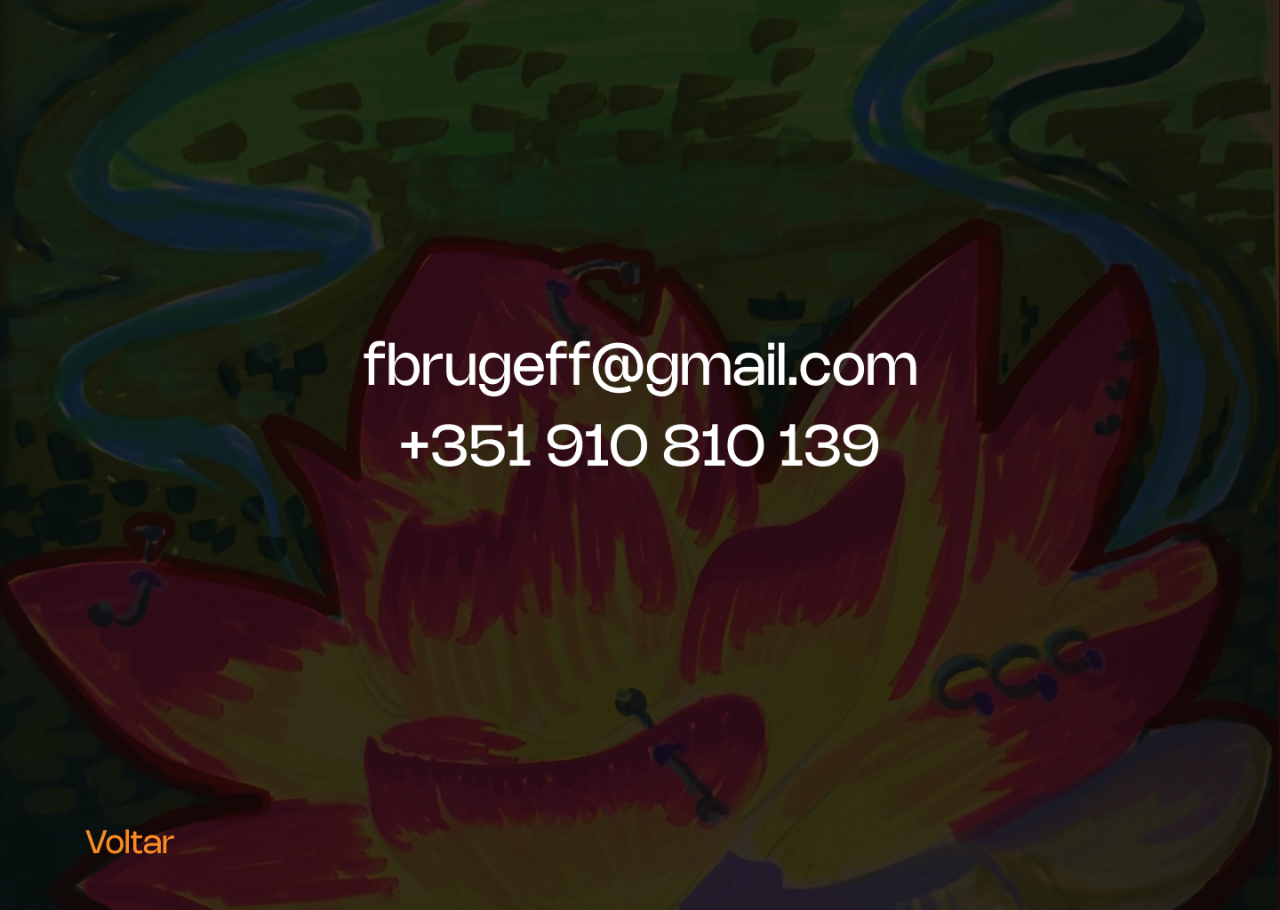
<file: contato.html>
<!DOCTYPE html>
<html lang="pt-BR">
<head>
    <meta charset="UTF-8">
    <meta name="viewport" content="width=device-width, initial-scale=1.0">
    <title>Portfólio | Contato</title>
    <link rel="stylesheet" href="css/style.css">
</head>
<body>
    <section class="design-container fade-in">
        <img src="assets/contato/Desktop - 6.png" alt="Contato">
        <a href="index.html" class="link-overlay back-link-pages" aria-label="Voltar à página inicial"></a>
    </section>

    <script src="js/script.js"></script>
</body>
</html>
</file>
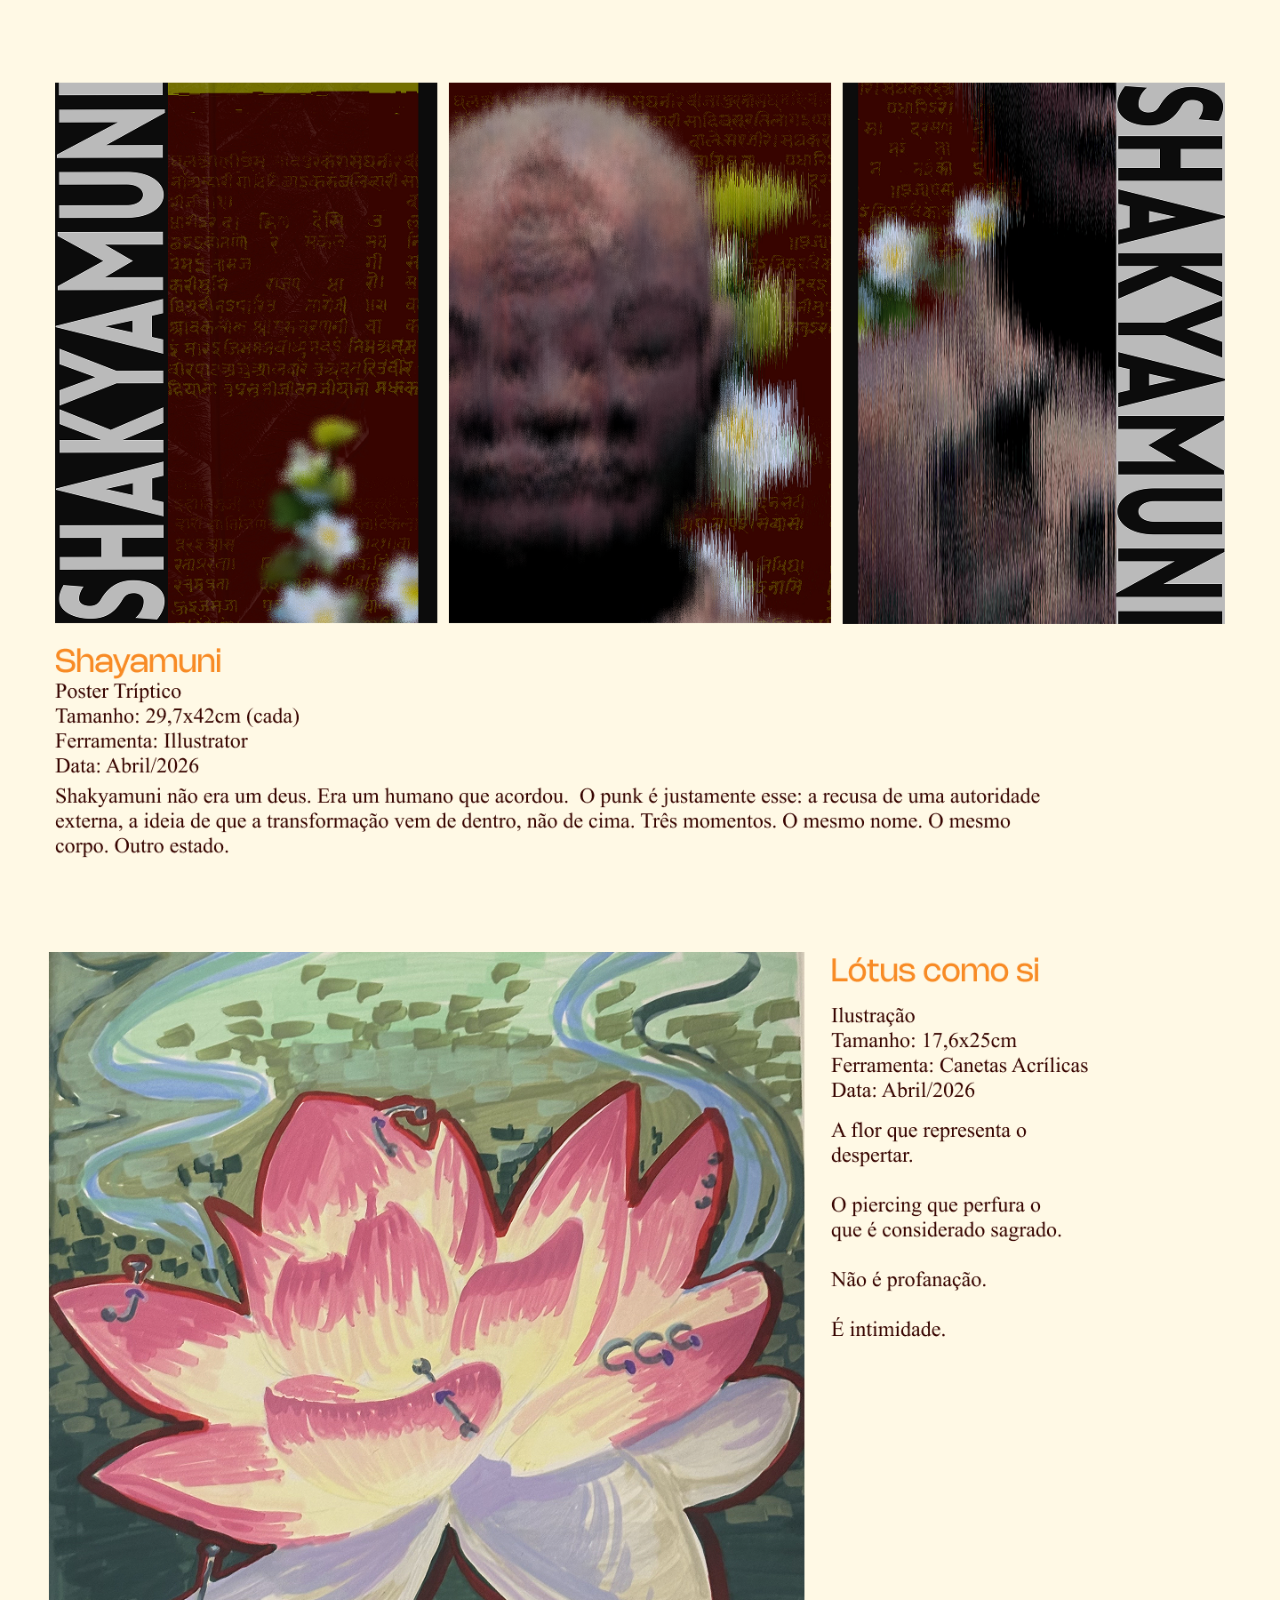
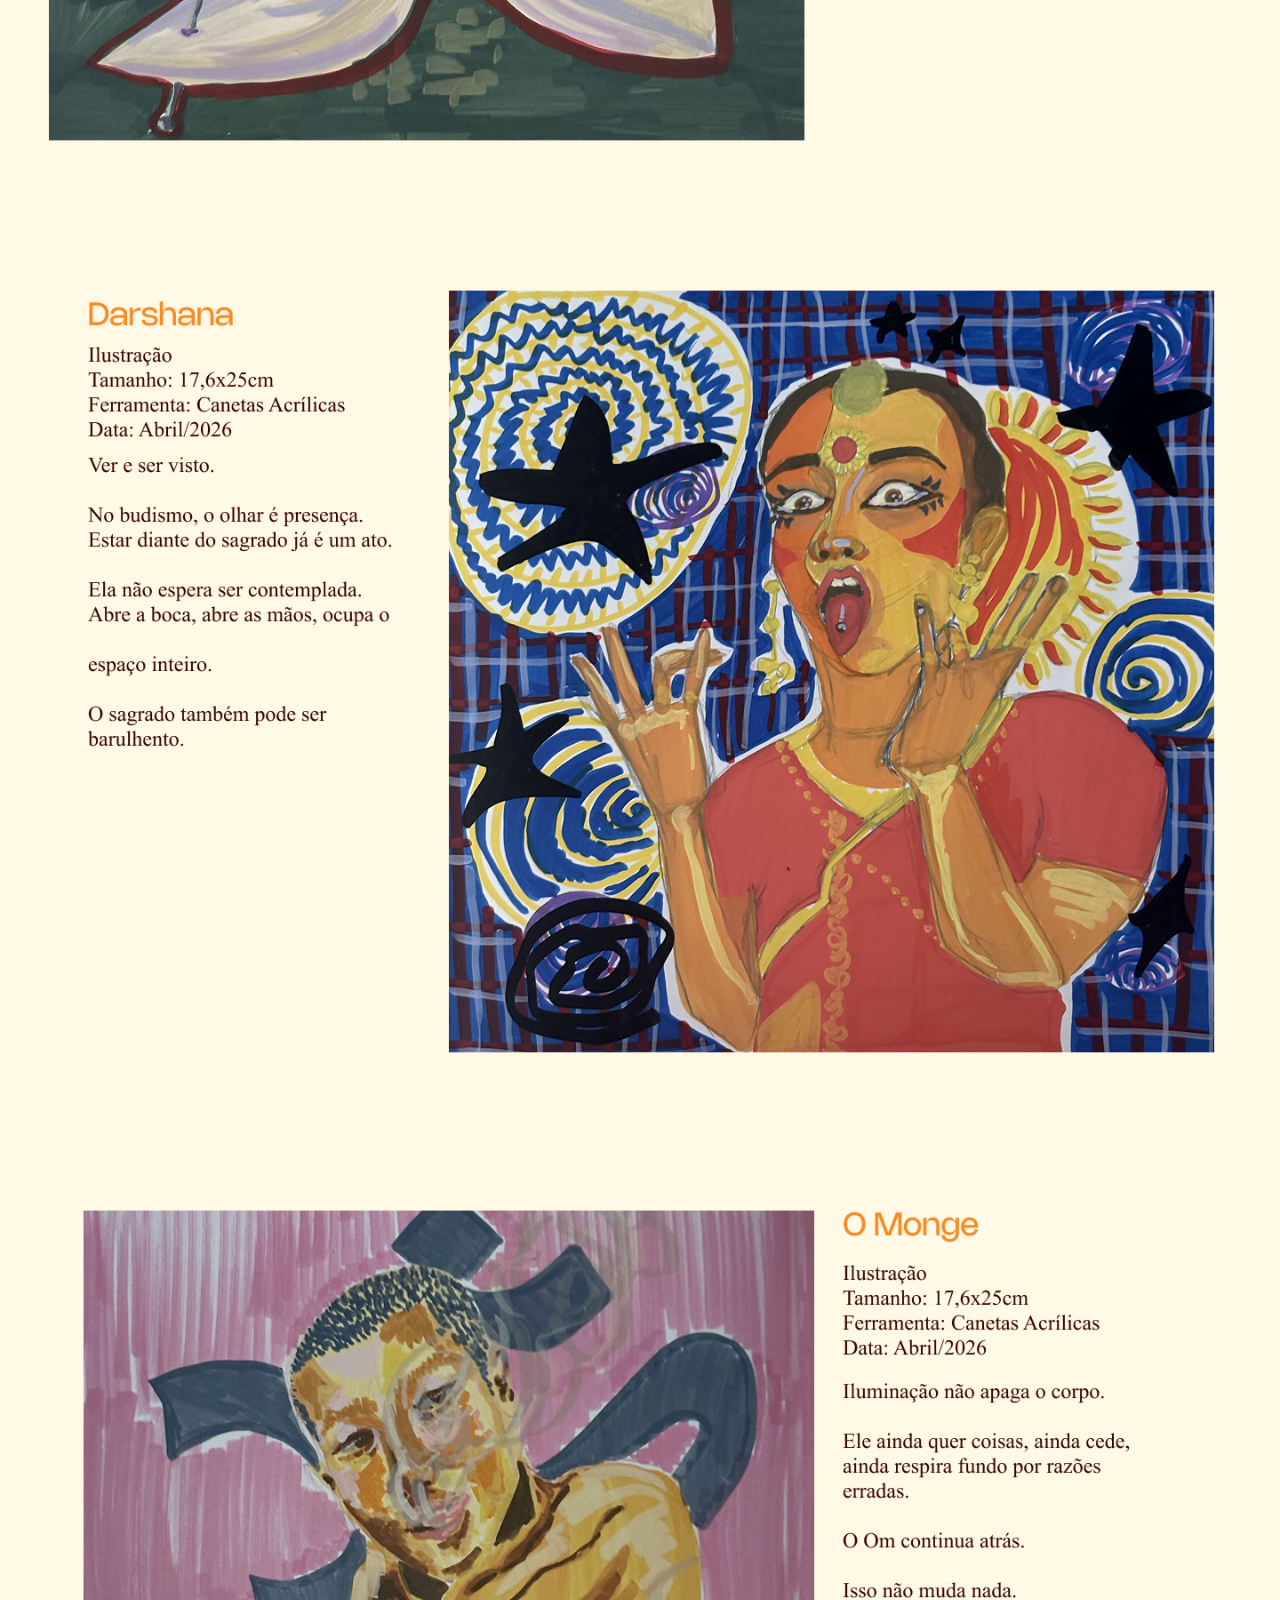
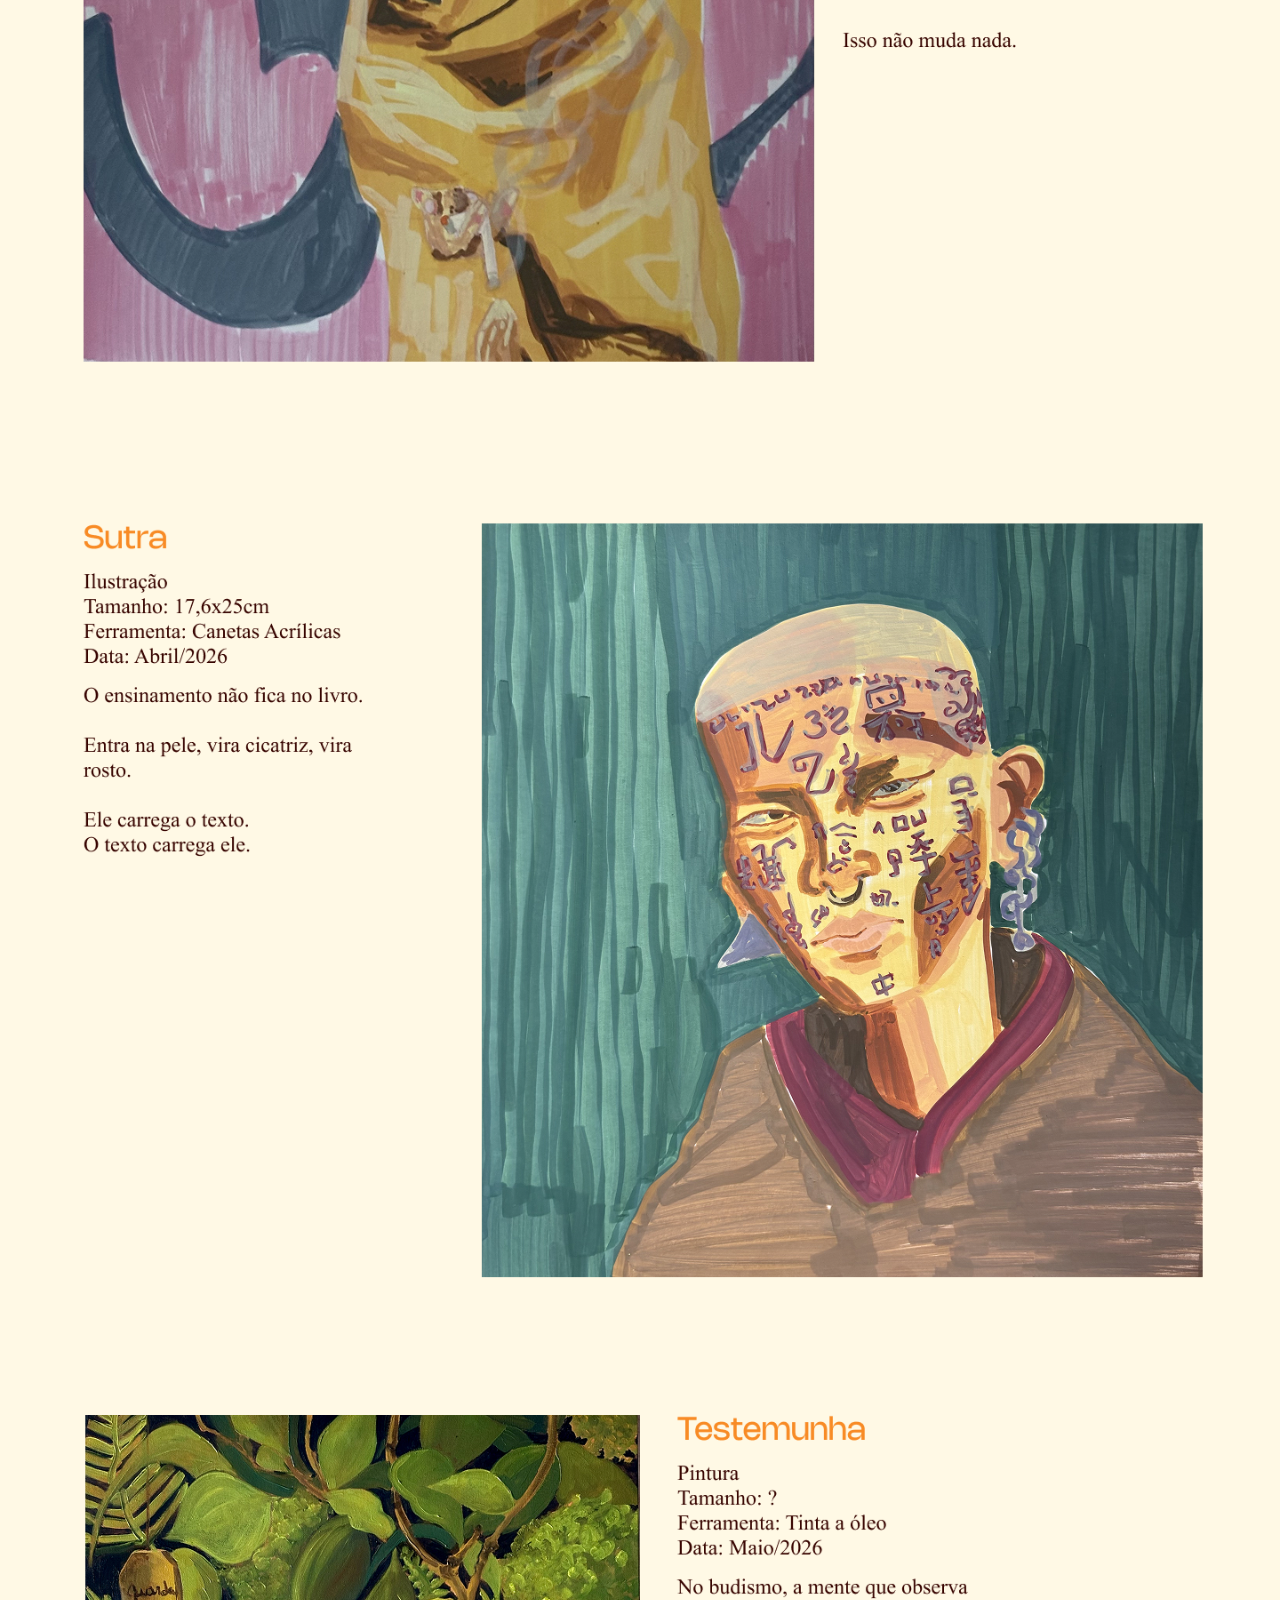
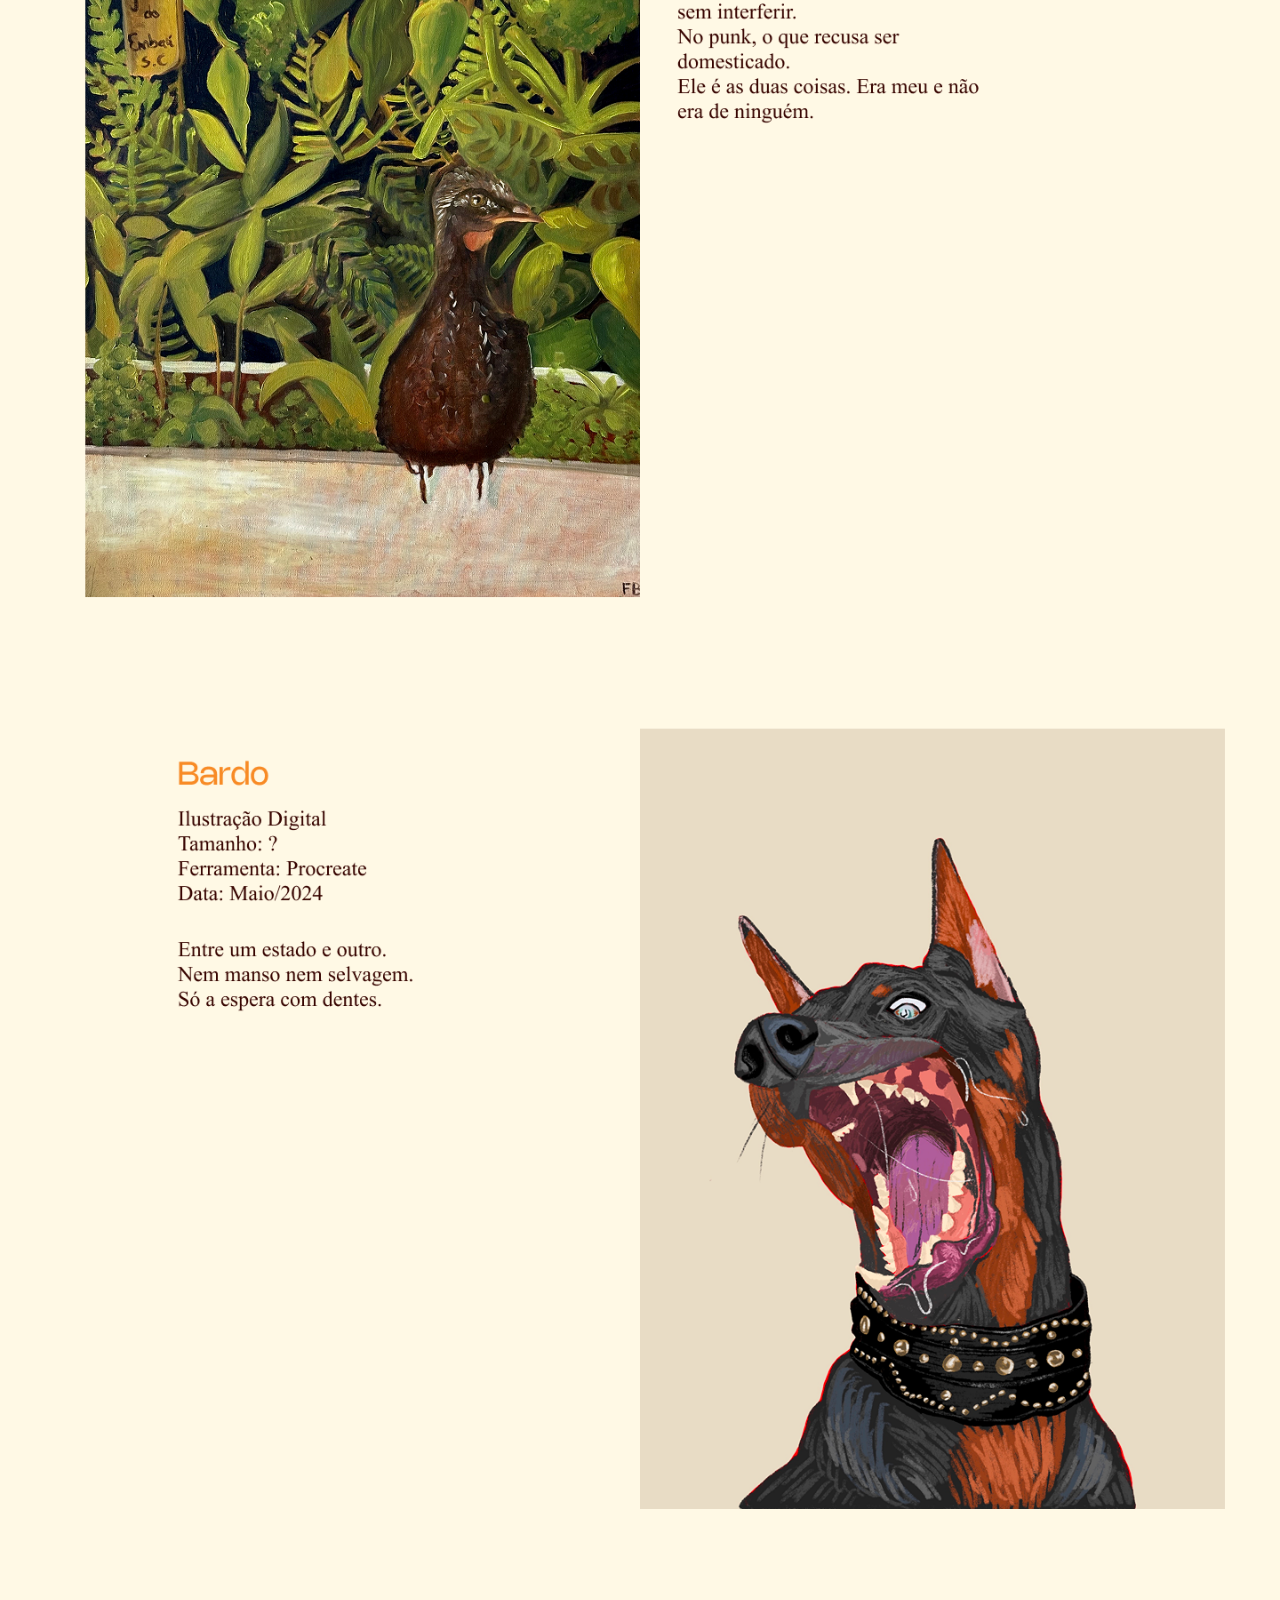
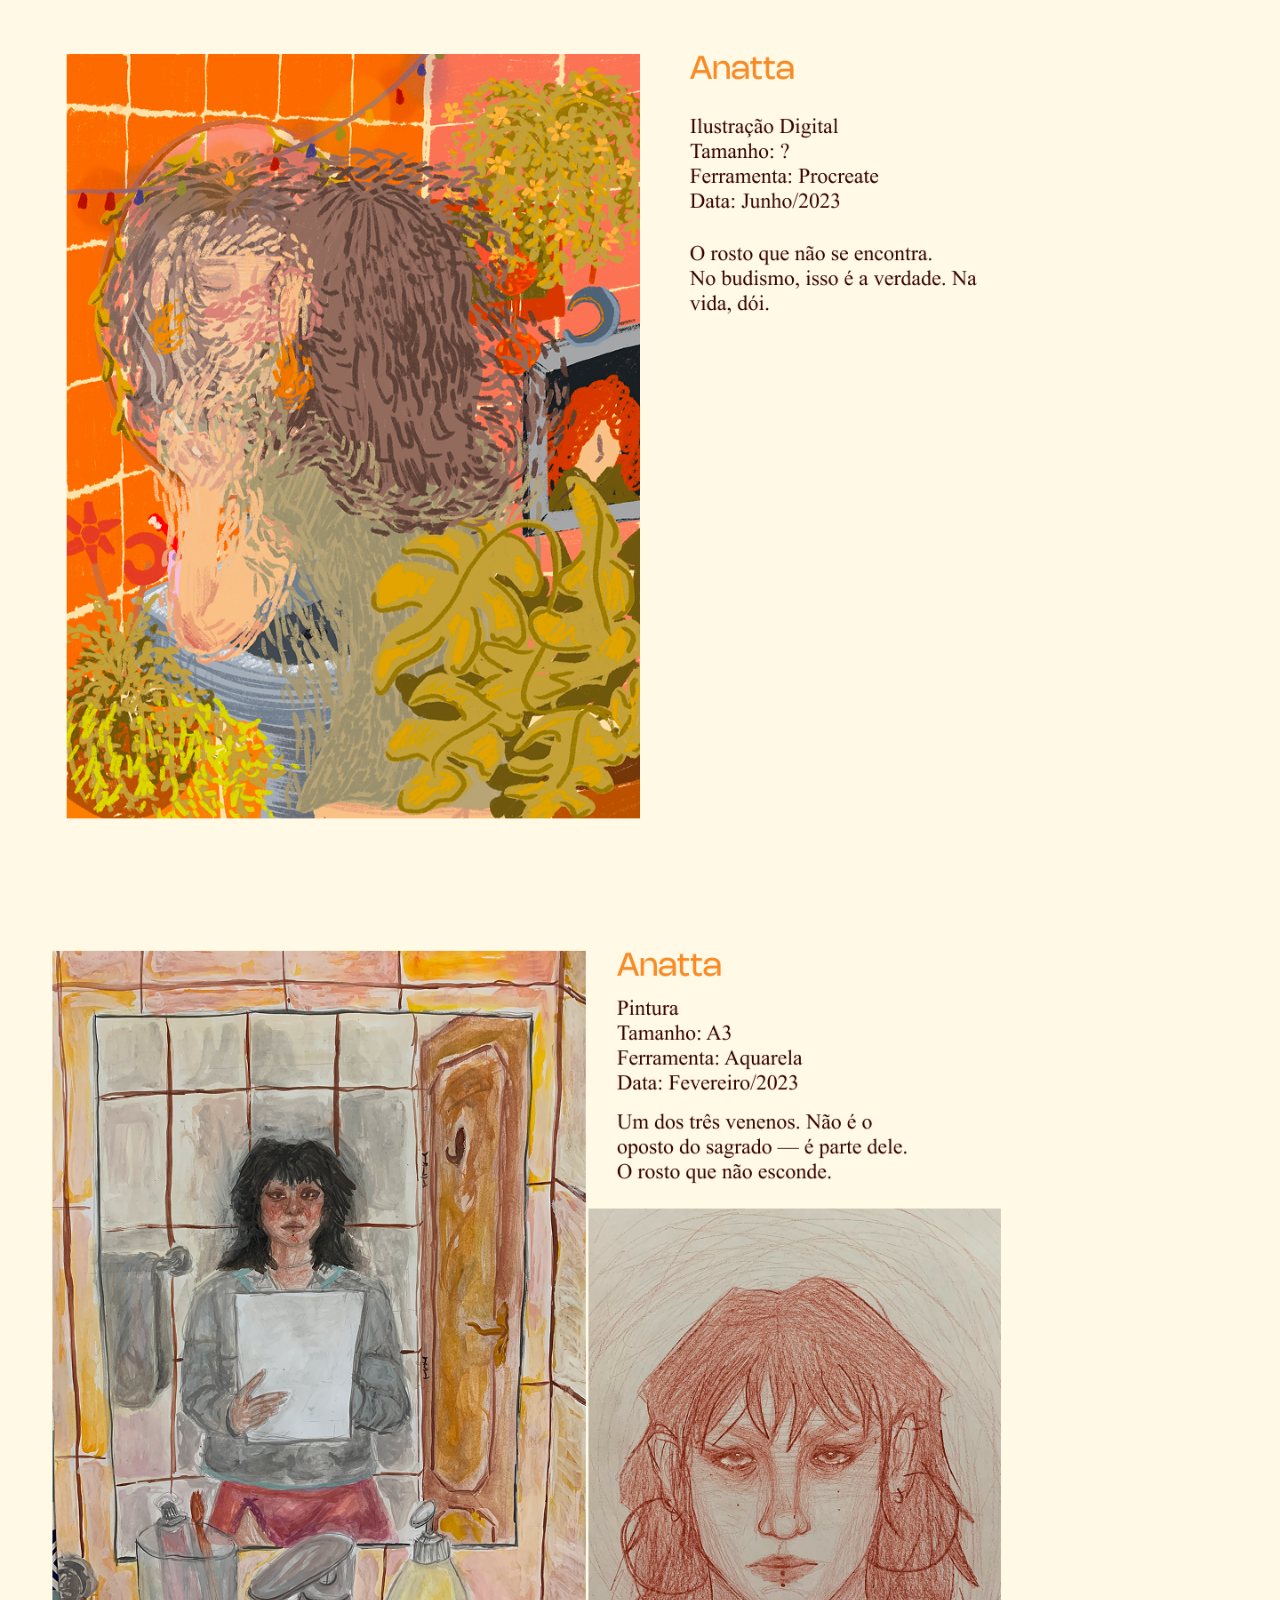
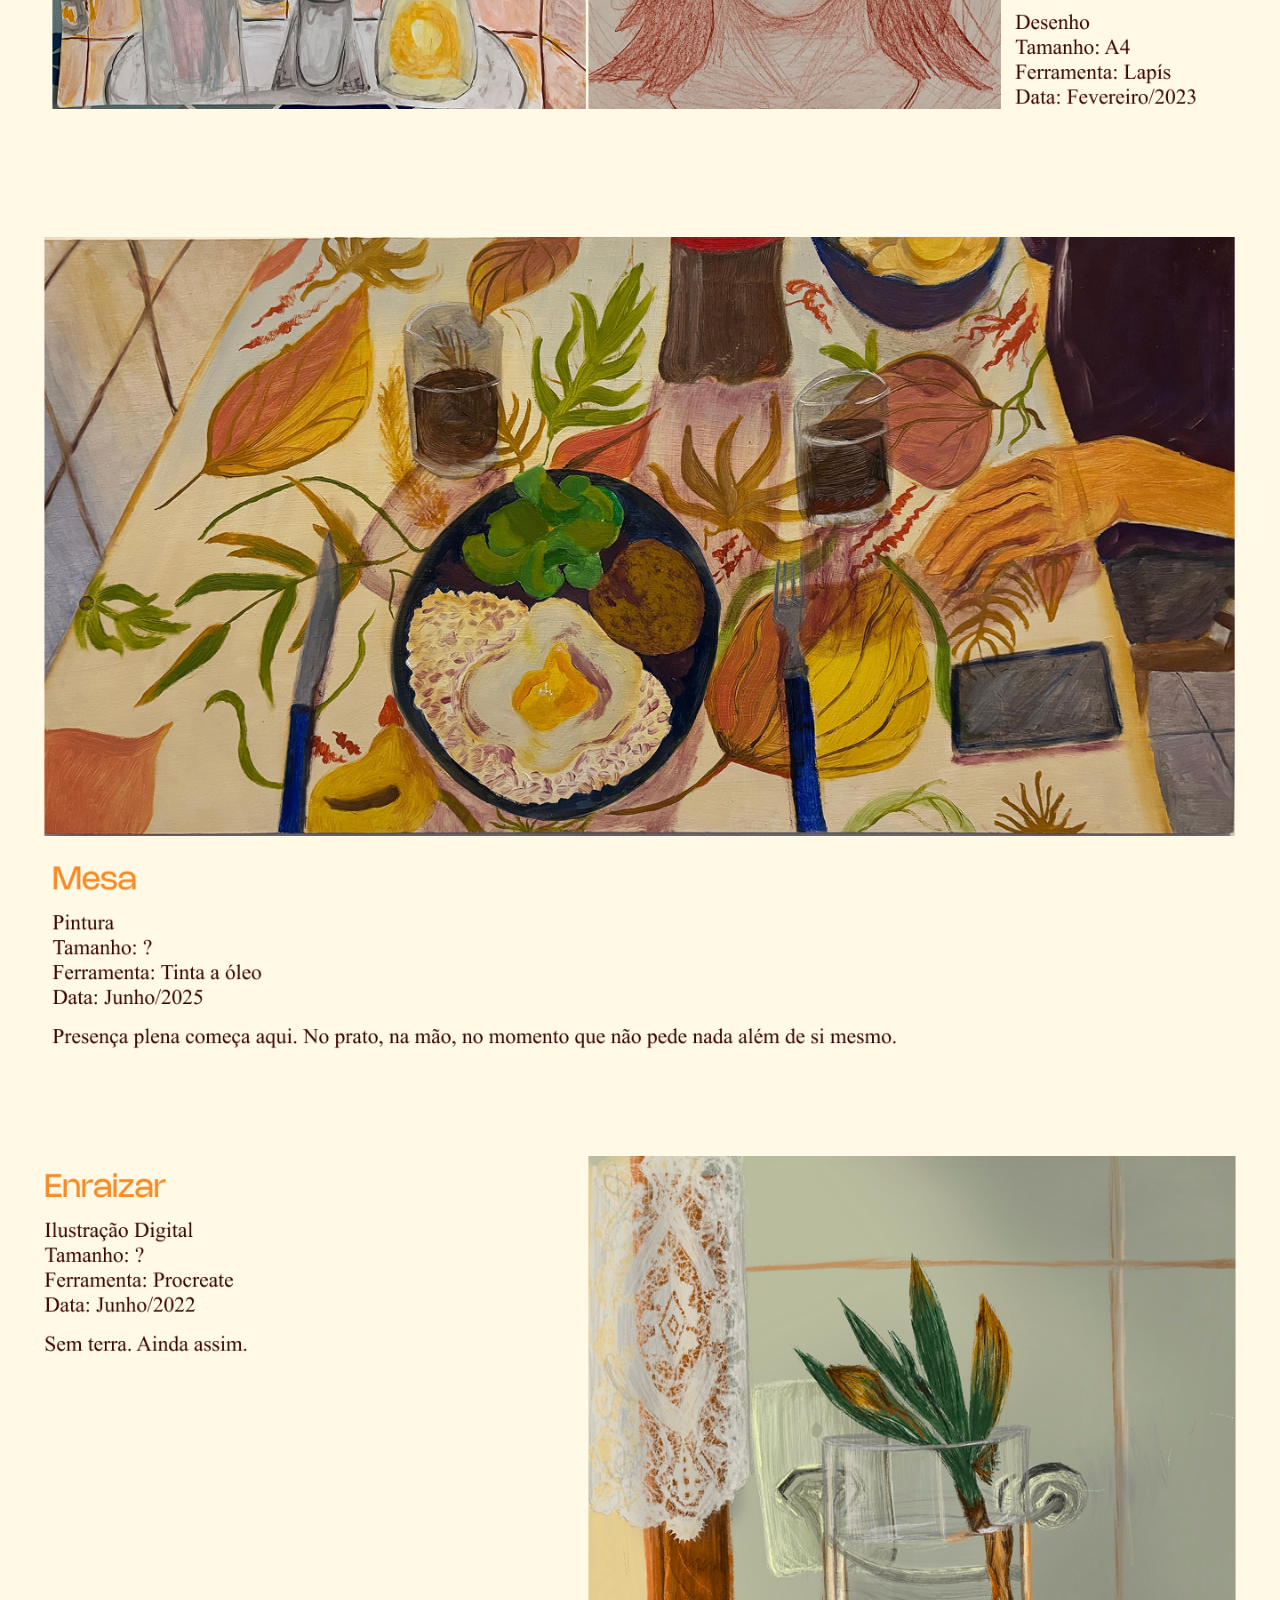
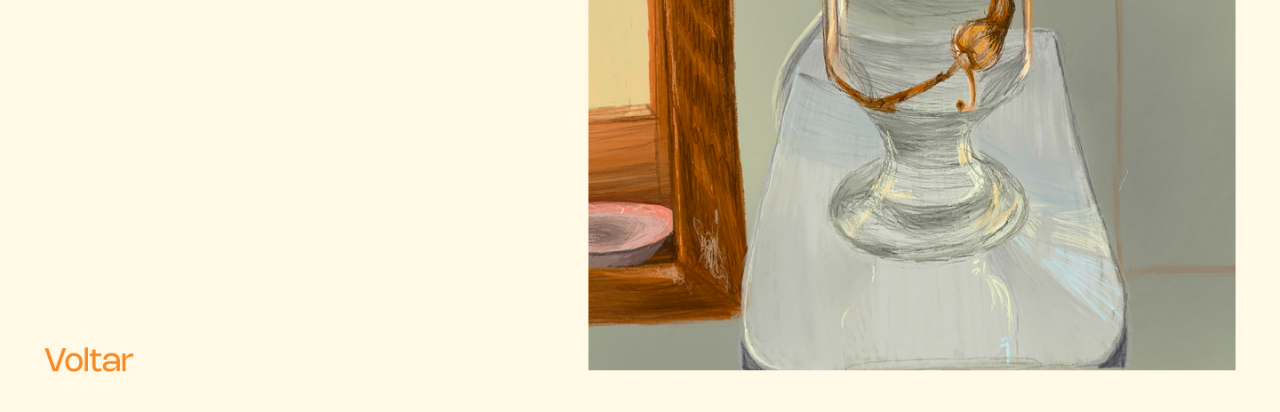
<file: obras.html>
<!DOCTYPE html>
<html lang="pt-BR">
<head>
    <meta charset="UTF-8">
    <meta name="viewport" content="width=device-width, initial-scale=1.0">
    <title>Portfólio | Obras</title>
    <link rel="stylesheet" href="css/style.css">
</head>
<body>
    <section class="design-container fade-in">
        <img src="assets/obras/Desktop - 4.png" alt="Obras">
        <a href="index.html" class="link-overlay back-link-obras" aria-label="Voltar à página inicial"></a>
    </section>

    <script src="js/script.js"></script>
</body>
</html>
</file>
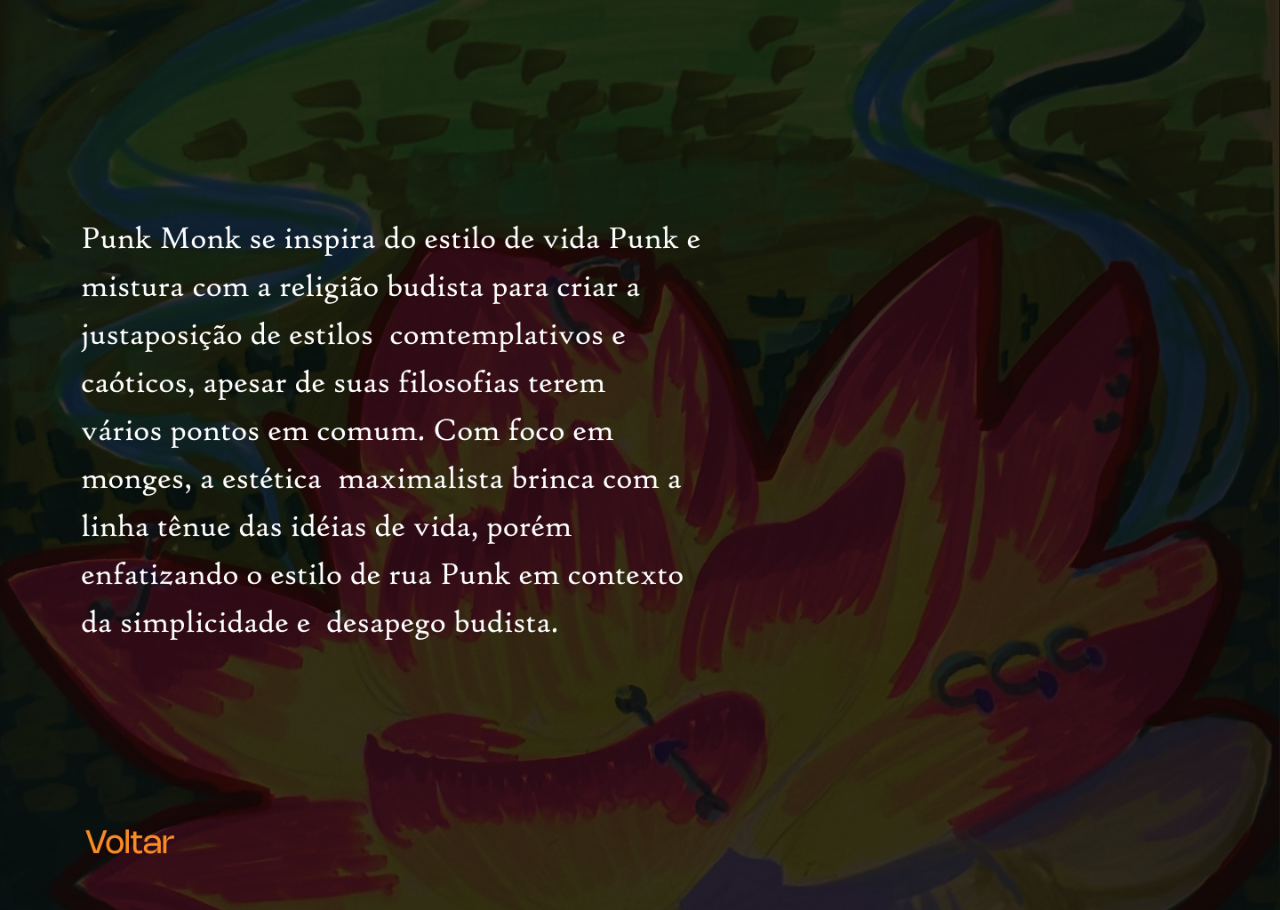
<file: sobrealtego.html>
<!DOCTYPE html>
<html lang="pt-BR">
<head>
    <meta charset="UTF-8">
    <meta name="viewport" content="width=device-width, initial-scale=1.0">
    <title>Portfólio | Sobre Alte-ego</title>
    <link rel="stylesheet" href="css/style.css">
</head>
<body>
    <section class="design-container fade-in">
        <img src="assets/sobrealtego/Desktop - 5.png" alt="Sobre Alte-ego">
        <a href="index.html" class="link-overlay back-link-pages" aria-label="Voltar à página inicial"></a>
    </section>

    <script src="js/script.js"></script>
</body>
</html>
</file>
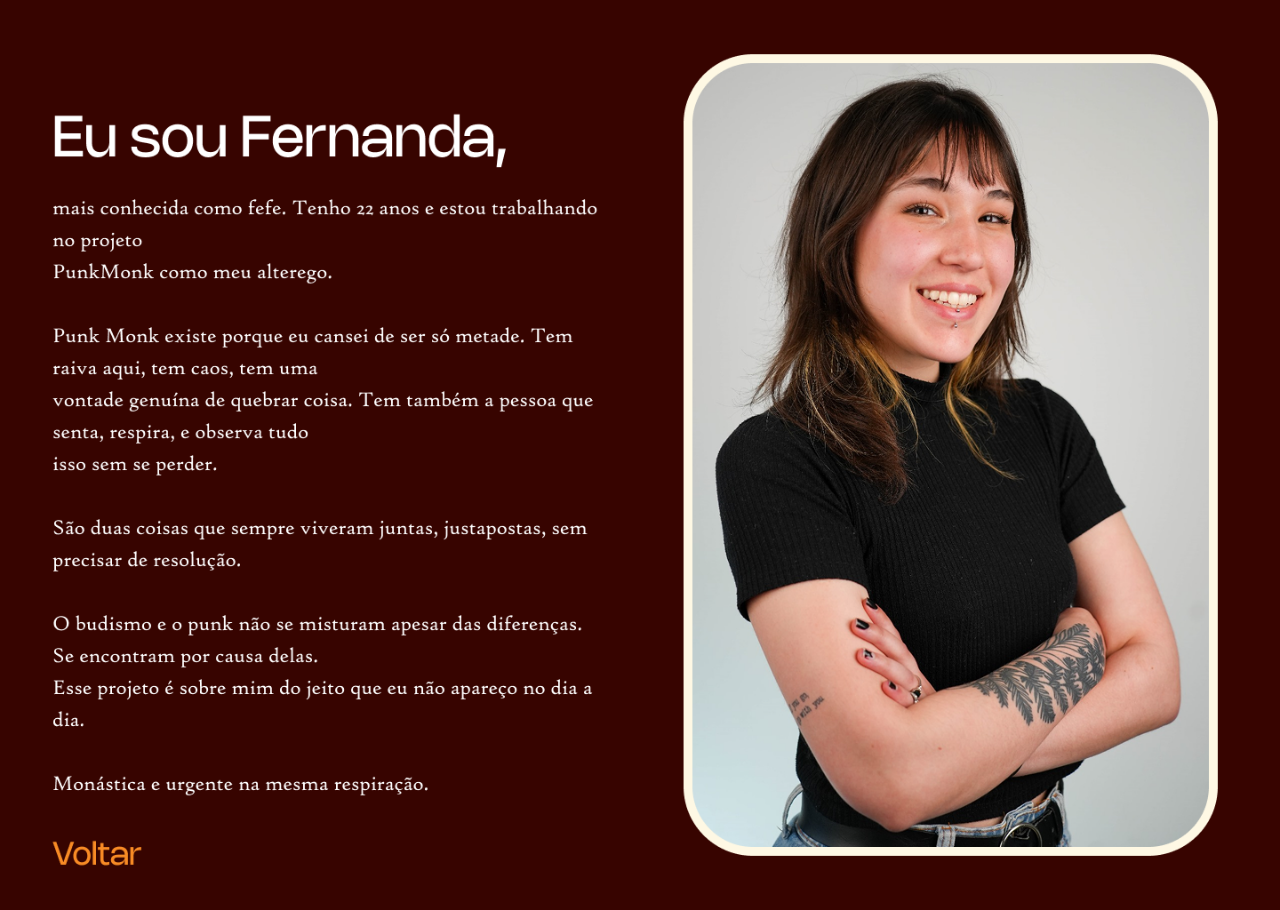
<file: sobremim.html>
<!DOCTYPE html>
<html lang="pt-BR">
<head>
    <meta charset="UTF-8">
    <meta name="viewport" content="width=device-width, initial-scale=1.0">
    <title>Portfólio | Sobre Mim</title>
    <link rel="stylesheet" href="css/style.css">
</head>
<body>
    <section class="design-container fade-in">
        <img src="assets/sobremim/Desktop - 3.png" alt="Sobre Mim">
        <a href="index.html" class="link-overlay back-link-pages" aria-label="Voltar à página inicial"></a>
    </section>

    <script src="js/script.js"></script>
</body>
</html>
</file>
<file: css/style.css>
:root {
    --primary-color: #333; /* Ajustar conforme design */
    --bg-color: #fff;      /* Ajustar conforme design */
    --text-color: #000;
    --transition-speed: 0.6s;
    --page-fade-speed: 0.35s;
}

* {
    margin: 0;
    padding: 0;
    box-sizing: border-box;
}

body {
    font-family: 'Noto Sans', sans-serif;
    background-color: var(--bg-color);
    color: var(--text-color);
    line-height: 1.6;
    overflow-x: hidden;
    margin: 0;
    opacity: 0;
    transition: opacity var(--page-fade-speed) ease;
    -webkit-font-smoothing: antialiased;
    -moz-osx-font-smoothing: grayscale;
    text-rendering: optimizeLegibility;
    -webkit-tap-highlight-color: transparent;
}

body.is-loaded {
    opacity: 1;
}

body.is-navigating {
    opacity: 0;
}

html {
    scroll-behavior: smooth;

/* Removido o nav antigo */

/* Animações Fade-In */
.fade-in {
    opacity: 0;
    transform: translateY(8px);
    transition: opacity 0.8s ease, transform 0.8s ease;
}

.fade-in.visible {
    opacity: 1;
    transform: translateY(0);
}

/* Estilo para seções com imagens de design */
.design-container {
    position: relative;
    width: 100%;
    min-height: 100vh;
    display: flex;
    justify-content: center;
    align-items: flex-start;
    background-color: #000;
    overflow: hidden;
}

.design-container img {
    width: 100%;
    height: auto;
    display: block;
    user-select: none;
    -webkit-user-drag: none;
}

/* Overlay para links */
.link-overlay {
    position: absolute;
    display: block;
    cursor: pointer;
    background: transparent;
    opacity: 0;
    border: 0;
    outline: none;
    text-decoration: none;
    z-index: 10;
    transition: opacity 0.2s ease;
}

.link-overlay:hover,
.link-overlay:focus,
.link-overlay:active {
    background: transparent;
    opacity: 0;
    outline: none;
}

.menu-link {
    left: 6.8%;
    width: 25%;
    height: 5.1%;
}

.menu-link-first {
    width: 26.4%;
}

.back-link-pages {
    top: 91.1%;
    left: 6.7%;
    width: 6.9%;
    height: 2.6%;
}

.back-link-obras {
    top: 99.35%;
    left: 3.54%;
    width: 6.81%;
    height: 0.24%;
}

@media (prefers-reduced-motion: reduce) {
    html {
        scroll-behavior: auto;
    }

    body,
    .fade-in,
    .link-overlay {
        transition: none !important;
    }

    .fade-in {
        transform: none;
    }   
}
</file>
